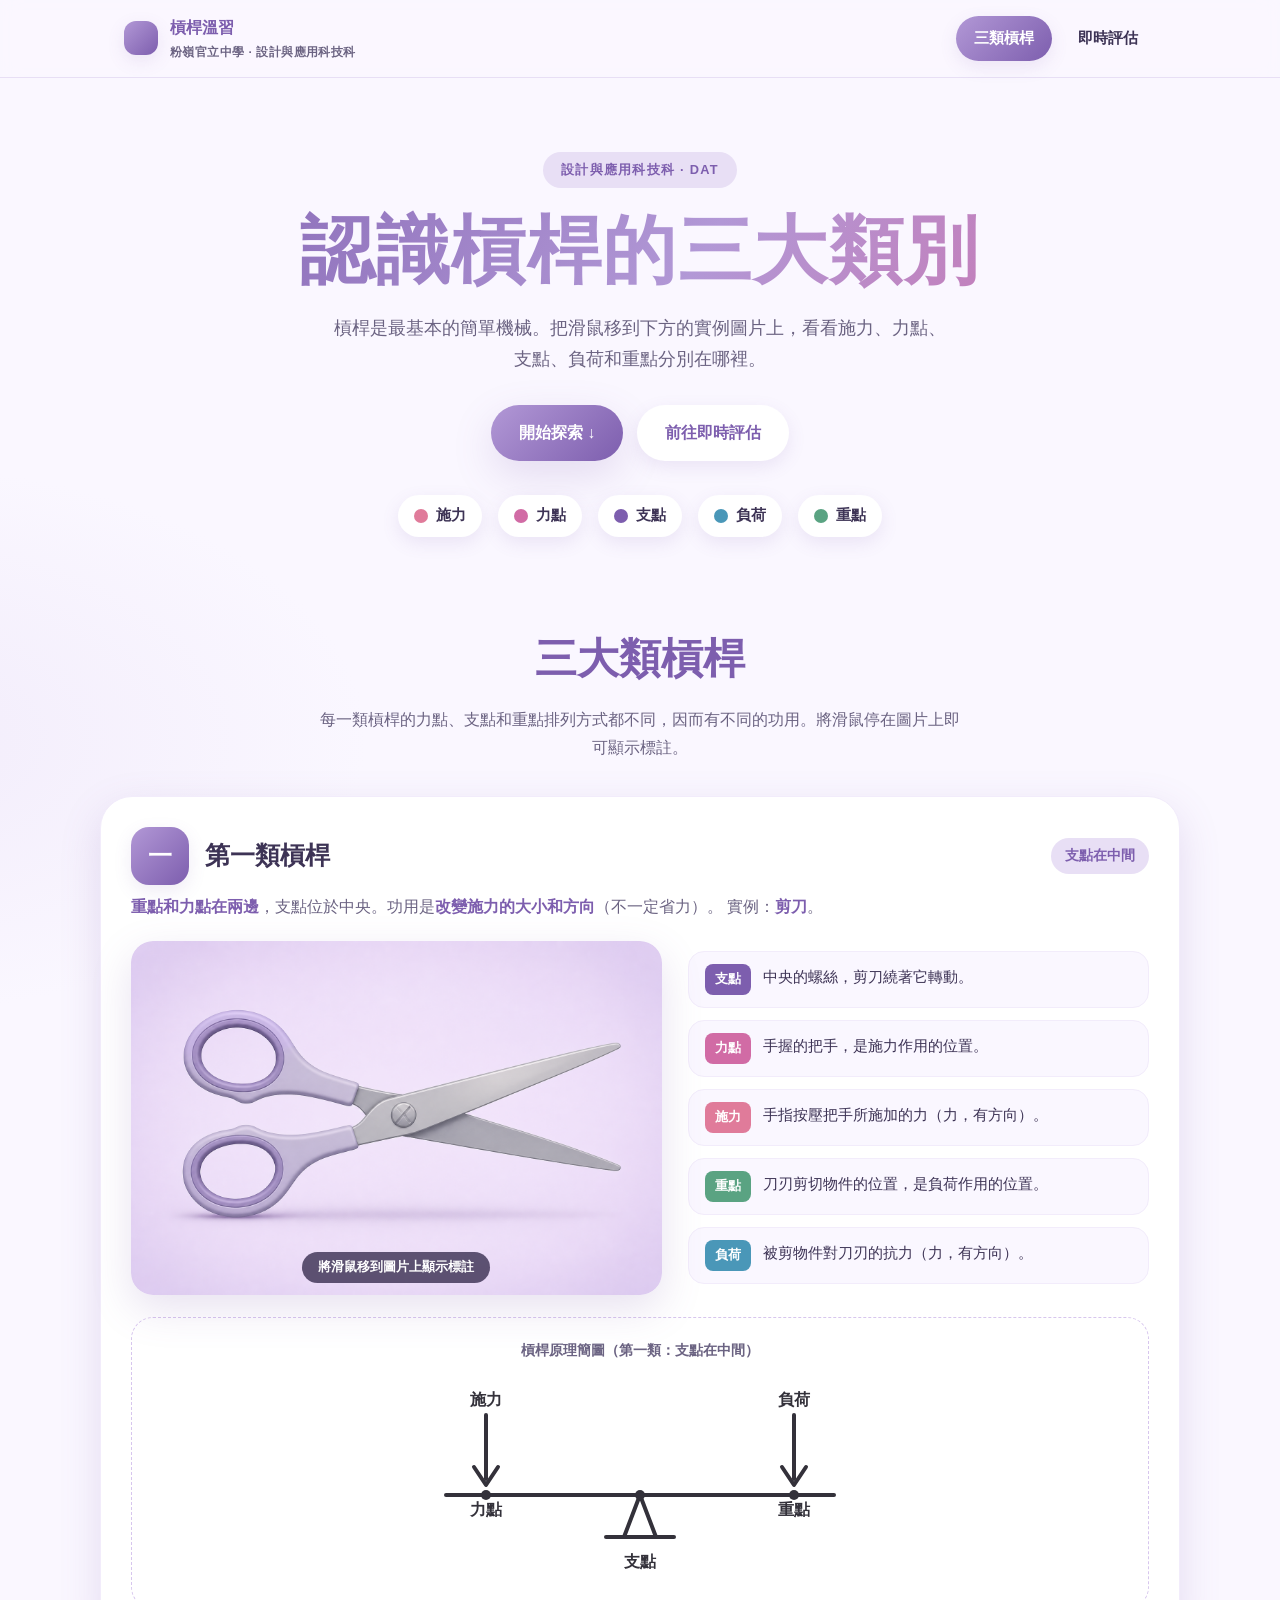
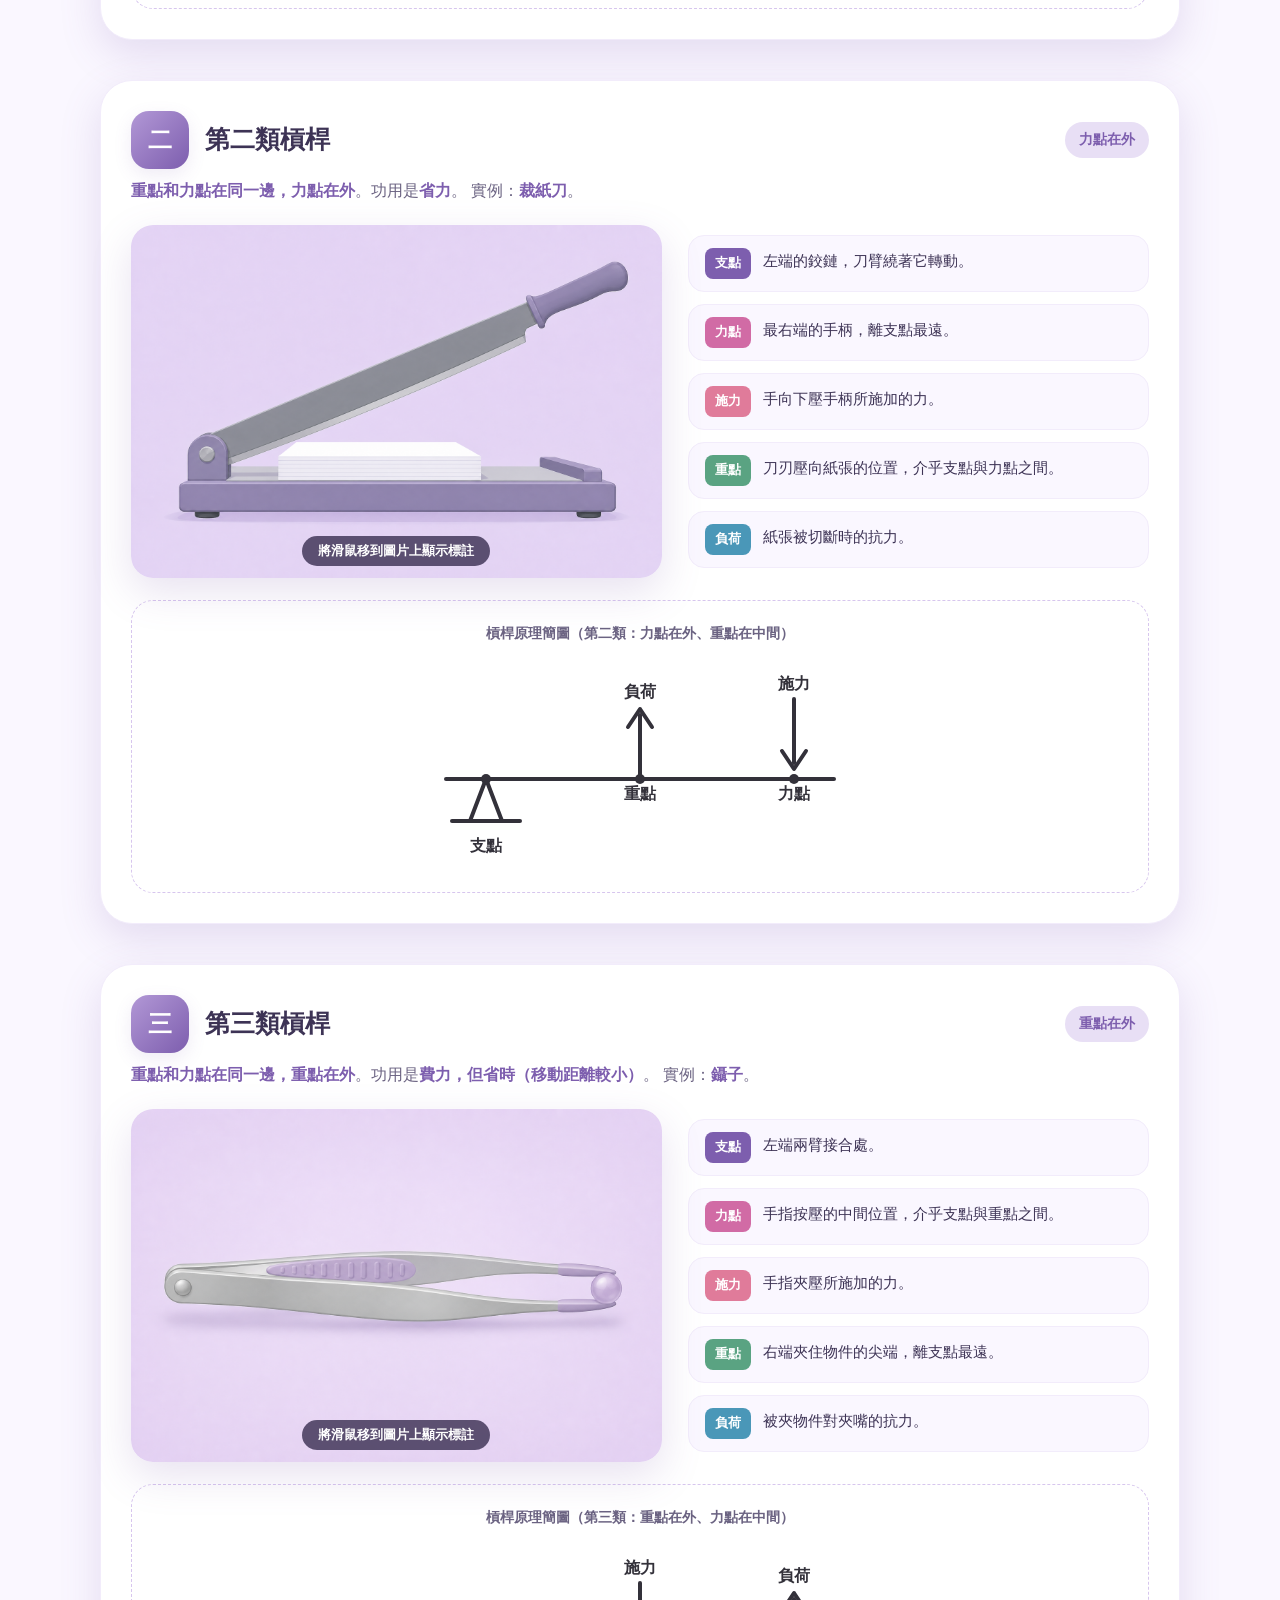
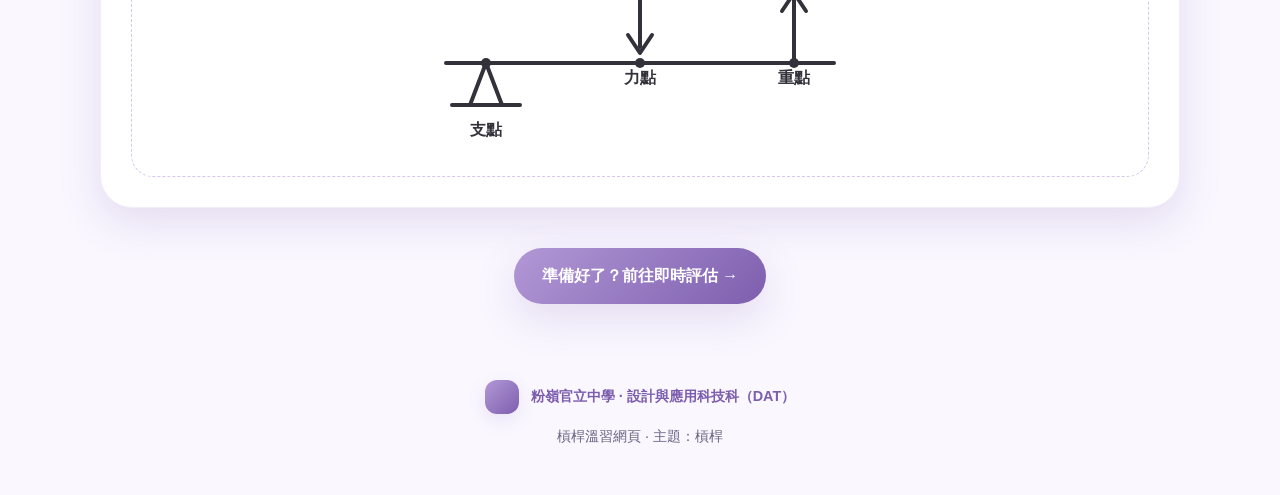
<file: index.html>
<!DOCTYPE html>
<html lang="zh-Hant">
<head>
<meta charset="UTF-8">
<meta name="viewport" content="width=device-width, initial-scale=1.0">
<title>槓桿 — 三類槓桿｜粉嶺官立中學 DAT</title>
<link rel="stylesheet" href="css/style.css">
</head>
<body>

<!-- 導覽列 -->
<nav class="nav">
  <div class="nav-inner">
    <div class="brand">
      <span class="dot"></span>
      <span>槓桿溫習<small>粉嶺官立中學 · 設計與應用科技科</small></span>
    </div>
    <div class="nav-links">
      <a href="index.html" class="active">三類槓桿</a>
      <a href="quiz.html">即時評估</a>
    </div>
  </div>
</nav>

<!-- Hero -->
<header class="hero">
  <span class="kicker">設計與應用科技科 · DAT</span>
  <h1>認識槓桿的三大類別</h1>
  <p class="lead">槓桿是最基本的簡單機械。把滑鼠移到下方的實例圖片上，看看施力、力點、支點、負荷和重點分別在哪裡。</p>
  <div class="cta">
    <a href="#classes" class="btn btn-primary">開始探索 ↓</a>
    <a href="quiz.html" class="btn btn-ghost">前往即時評估</a>
  </div>

  <!-- 五個名詞圖例 -->
  <div class="legend">
    <span class="chip"><span class="swatch" style="background:var(--c-effort)"></span>施力</span>
    <span class="chip"><span class="swatch" style="background:var(--c-epoint)"></span>力點</span>
    <span class="chip"><span class="swatch" style="background:var(--c-fulcrum)"></span>支點</span>
    <span class="chip"><span class="swatch" style="background:var(--c-load)"></span>負荷</span>
    <span class="chip"><span class="swatch" style="background:var(--c-lpoint)"></span>重點</span>
  </div>
</header>

<main class="wrap section" id="classes">
  <h2 class="reveal">三大類槓桿</h2>
  <p class="sub reveal">每一類槓桿的力點、支點和重點排列方式都不同，因而有不同的功用。將滑鼠停在圖片上即可顯示標註。</p>

  <!-- 第一類 -->
  <section class="lever-card reveal">
    <div class="lever-head">
      <span class="lever-badge">一</span>
      <h3>第一類槓桿</h3>
      <span class="tag">支點在中間</span>
    </div>
    <p class="lever-desc">
      <b>重點和力點在兩邊</b>，支點位於中央。功用是<b>改變施力的大小和方向</b>（不一定省力）。
      實例：<b>剪刀</b>。
    </p>
    <div class="lever-body">
      <div class="interactive" data-lever="1">
        <img src="images/lever1-scissors.png" alt="剪刀 — 第一類槓桿">
        <span class="hint">將滑鼠移到圖片上顯示標註</span>
        <!-- 標註：位置以百分比對應圖片 -->
        <div class="marker top" style="left:16%; top:31%;">
          <span class="lbl" style="background:var(--c-epoint)">力點</span>
          <span class="pin" style="background:var(--c-epoint)"></span>
        </div>
        <!-- 施力：作用在「力點」，向下按壓（箭咀） -->
        <div class="marker force down" style="left:16%; top:37%;">
          <span class="fa" style="color:var(--c-effort)"><svg viewBox="0 0 22 54"><line x1="11" y1="2" x2="11" y2="40" stroke="currentColor" stroke-width="5" stroke-linecap="round"/><path d="M3 34 L11 51 L19 34" fill="none" stroke="currentColor" stroke-width="5" stroke-linecap="round" stroke-linejoin="round"/></svg></span>
          <span class="lbl" style="background:var(--c-effort)">施力</span>
        </div>
        <div class="marker top" style="left:52%; top:50%;">
          <span class="lbl" style="background:var(--c-fulcrum)">支點</span>
          <span class="pin" style="background:var(--c-fulcrum)"></span>
        </div>
        <div class="marker top" style="left:80%; top:36%;">
          <span class="lbl" style="background:var(--c-lpoint)">重點</span>
          <span class="pin" style="background:var(--c-lpoint)"></span>
        </div>
        <!-- 負荷：作用在「重點」，向下（箭咀） -->
        <div class="marker force down" style="left:80%; top:42%;">
          <span class="fa" style="color:var(--c-load)"><svg viewBox="0 0 22 54"><line x1="11" y1="2" x2="11" y2="40" stroke="currentColor" stroke-width="5" stroke-linecap="round"/><path d="M3 34 L11 51 L19 34" fill="none" stroke="currentColor" stroke-width="5" stroke-linecap="round" stroke-linejoin="round"/></svg></span>
          <span class="lbl" style="background:var(--c-load)">負荷</span>
        </div>
      </div>
      <ul class="terms">
        <li><span class="k" style="background:var(--c-fulcrum)">支點</span><span class="v">中央的螺絲，剪刀繞著它轉動。</span></li>
        <li><span class="k" style="background:var(--c-epoint)">力點</span><span class="v">手握的把手，是施力作用的位置。</span></li>
        <li><span class="k" style="background:var(--c-effort)">施力</span><span class="v">手指按壓把手所施加的力（力，有方向）。</span></li>
        <li><span class="k" style="background:var(--c-lpoint)">重點</span><span class="v">刀刃剪切物件的位置，是負荷作用的位置。</span></li>
        <li><span class="k" style="background:var(--c-load)">負荷</span><span class="v">被剪物件對刀刃的抗力（力，有方向）。</span></li>
      </ul>
    </div>
    <div class="schematic">
      <div class="cap">槓桿原理簡圖（第一類：支點在中間）</div>
      <svg viewBox="0 0 480 210" xmlns="http://www.w3.org/2000/svg" role="img" aria-label="第一類槓桿簡圖">
        <!-- 槓桿橫桿 -->
        <line x1="46" y1="120" x2="434" y2="120" stroke="#33313a" stroke-width="4" stroke-linecap="round"/>
        <!-- 支點（三角形，中間） -->
        <polygon points="240,120 224,162 256,162" fill="none" stroke="#33313a" stroke-width="4" stroke-linejoin="round"/>
        <line x1="206" y1="162" x2="274" y2="162" stroke="#33313a" stroke-width="4" stroke-linecap="round"/>
        <circle cx="240" cy="120" r="5" fill="#33313a"/>
        <text x="240" y="192" text-anchor="middle" font-size="16">支點</text>
        <!-- 力點（左端） + 施力箭咀（向下） -->
        <circle cx="86" cy="120" r="5" fill="#33313a"/>
        <text x="86" y="140" text-anchor="middle" font-size="16">力點</text>
        <line x1="86" y1="40" x2="86" y2="104" stroke="#33313a" stroke-width="4" stroke-linecap="round"/>
        <path d="M74 92 L86 110 L98 92" fill="none" stroke="#33313a" stroke-width="4" stroke-linecap="round" stroke-linejoin="round"/>
        <text x="86" y="30" text-anchor="middle" font-size="16">施力</text>
        <!-- 重點（右端） + 負荷箭咀（向下） -->
        <circle cx="394" cy="120" r="5" fill="#33313a"/>
        <text x="394" y="140" text-anchor="middle" font-size="16">重點</text>
        <line x1="394" y1="40" x2="394" y2="104" stroke="#33313a" stroke-width="4" stroke-linecap="round"/>
        <path d="M382 92 L394 110 L406 92" fill="none" stroke="#33313a" stroke-width="4" stroke-linecap="round" stroke-linejoin="round"/>
        <text x="394" y="30" text-anchor="middle" font-size="16">負荷</text>
      </svg>
    </div>
  </section>

  <!-- 第二類 -->
  <section class="lever-card reveal">
    <div class="lever-head">
      <span class="lever-badge">二</span>
      <h3>第二類槓桿</h3>
      <span class="tag">力點在外</span>
    </div>
    <p class="lever-desc">
      <b>重點和力點在同一邊，力點在外</b>。功用是<b>省力</b>。
      實例：<b>裁紙刀</b>。
    </p>
    <div class="lever-body">
      <div class="interactive" data-lever="2">
        <img src="images/lever2-cutter.png" alt="裁紙刀 — 第二類槓桿">
        <span class="hint">將滑鼠移到圖片上顯示標註</span>
        <div class="marker top" style="left:13%; top:60%;">
          <span class="lbl" style="background:var(--c-fulcrum)">支點</span>
          <span class="pin" style="background:var(--c-fulcrum)"></span>
        </div>
        <div class="marker top" style="left:87%; top:15%;">
          <span class="lbl" style="background:var(--c-epoint)">力點</span>
          <span class="pin" style="background:var(--c-epoint)"></span>
        </div>
        <!-- 施力：作用在「力點」，向下按壓（箭咀） -->
        <div class="marker force down" style="left:87%; top:21%;">
          <span class="fa" style="color:var(--c-effort)"><svg viewBox="0 0 22 54"><line x1="11" y1="2" x2="11" y2="40" stroke="currentColor" stroke-width="5" stroke-linecap="round"/><path d="M3 34 L11 51 L19 34" fill="none" stroke="currentColor" stroke-width="5" stroke-linecap="round" stroke-linejoin="round"/></svg></span>
          <span class="lbl" style="background:var(--c-effort)">施力</span>
        </div>
        <div class="marker top" style="left:48%; top:52%;">
          <span class="lbl" style="background:var(--c-lpoint)">重點</span>
          <span class="pin" style="background:var(--c-lpoint)"></span>
        </div>
        <!-- 負荷：作用在「重點」，紙張向上的抗力（箭咀） -->
        <div class="marker force up" style="left:48%; top:70%;">
          <span class="lbl" style="background:var(--c-load)">負荷</span>
          <span class="fa" style="color:var(--c-load)"><svg viewBox="0 0 22 54"><line x1="11" y1="2" x2="11" y2="40" stroke="currentColor" stroke-width="5" stroke-linecap="round"/><path d="M3 34 L11 51 L19 34" fill="none" stroke="currentColor" stroke-width="5" stroke-linecap="round" stroke-linejoin="round"/></svg></span>
        </div>
      </div>
      <ul class="terms">
        <li><span class="k" style="background:var(--c-fulcrum)">支點</span><span class="v">左端的鉸鏈，刀臂繞著它轉動。</span></li>
        <li><span class="k" style="background:var(--c-epoint)">力點</span><span class="v">最右端的手柄，離支點最遠。</span></li>
        <li><span class="k" style="background:var(--c-effort)">施力</span><span class="v">手向下壓手柄所施加的力。</span></li>
        <li><span class="k" style="background:var(--c-lpoint)">重點</span><span class="v">刀刃壓向紙張的位置，介乎支點與力點之間。</span></li>
        <li><span class="k" style="background:var(--c-load)">負荷</span><span class="v">紙張被切斷時的抗力。</span></li>
      </ul>
    </div>
    <div class="schematic">
      <div class="cap">槓桿原理簡圖（第二類：力點在外、重點在中間）</div>
      <svg viewBox="0 0 480 210" xmlns="http://www.w3.org/2000/svg" role="img" aria-label="第二類槓桿簡圖">
        <line x1="46" y1="120" x2="434" y2="120" stroke="#33313a" stroke-width="4" stroke-linecap="round"/>
        <!-- 支點（左端） -->
        <polygon points="86,120 70,162 102,162" fill="none" stroke="#33313a" stroke-width="4" stroke-linejoin="round"/>
        <line x1="52" y1="162" x2="120" y2="162" stroke="#33313a" stroke-width="4" stroke-linecap="round"/>
        <circle cx="86" cy="120" r="5" fill="#33313a"/>
        <text x="86" y="192" text-anchor="middle" font-size="16">支點</text>
        <!-- 重點（中間） + 負荷箭咀（向上，抗力） -->
        <circle cx="240" cy="120" r="5" fill="#33313a"/>
        <text x="240" y="140" text-anchor="middle" font-size="16">重點</text>
        <line x1="240" y1="120" x2="240" y2="56" stroke="#33313a" stroke-width="4" stroke-linecap="round"/>
        <path d="M228 68 L240 50 L252 68" fill="none" stroke="#33313a" stroke-width="4" stroke-linecap="round" stroke-linejoin="round"/>
        <text x="240" y="38" text-anchor="middle" font-size="16">負荷</text>
        <!-- 力點（右端） + 施力箭咀（向下） -->
        <circle cx="394" cy="120" r="5" fill="#33313a"/>
        <text x="394" y="140" text-anchor="middle" font-size="16">力點</text>
        <line x1="394" y1="40" x2="394" y2="104" stroke="#33313a" stroke-width="4" stroke-linecap="round"/>
        <path d="M382 92 L394 110 L406 92" fill="none" stroke="#33313a" stroke-width="4" stroke-linecap="round" stroke-linejoin="round"/>
        <text x="394" y="30" text-anchor="middle" font-size="16">施力</text>
      </svg>
    </div>
  </section>

  <!-- 第三類 -->
  <section class="lever-card reveal">
    <div class="lever-head">
      <span class="lever-badge">三</span>
      <h3>第三類槓桿</h3>
      <span class="tag">重點在外</span>
    </div>
    <p class="lever-desc">
      <b>重點和力點在同一邊，重點在外</b>。功用是<b>費力，但省時（移動距離較小）</b>。
      實例：<b>鑷子</b>。
    </p>
    <div class="lever-body">
      <div class="interactive" data-lever="3">
        <img src="images/lever3-tweezers.png" alt="鑷子 — 第三類槓桿">
        <span class="hint">將滑鼠移到圖片上顯示標註</span>
        <div class="marker top" style="left:8%; top:46%;">
          <span class="lbl" style="background:var(--c-fulcrum)">支點</span>
          <span class="pin" style="background:var(--c-fulcrum)"></span>
        </div>
        <div class="marker top" style="left:46%; top:42%;">
          <span class="lbl" style="background:var(--c-epoint)">力點</span>
          <span class="pin" style="background:var(--c-epoint)"></span>
        </div>
        <!-- 施力：作用在「力點」，向下按壓（箭咀） -->
        <div class="marker force down" style="left:46%; top:48%;">
          <span class="fa" style="color:var(--c-effort)"><svg viewBox="0 0 22 54"><line x1="11" y1="2" x2="11" y2="40" stroke="currentColor" stroke-width="5" stroke-linecap="round"/><path d="M3 34 L11 51 L19 34" fill="none" stroke="currentColor" stroke-width="5" stroke-linecap="round" stroke-linejoin="round"/></svg></span>
          <span class="lbl" style="background:var(--c-effort)">施力</span>
        </div>
        <div class="marker top" style="left:89%; top:50%;">
          <span class="lbl" style="background:var(--c-lpoint)">重點</span>
          <span class="pin" style="background:var(--c-lpoint)"></span>
        </div>
        <!-- 負荷：作用在「重點」，被夾物件向上的抗力（箭咀） -->
        <div class="marker force up" style="left:89%; top:66%;">
          <span class="lbl" style="background:var(--c-load)">負荷</span>
          <span class="fa" style="color:var(--c-load)"><svg viewBox="0 0 22 54"><line x1="11" y1="2" x2="11" y2="40" stroke="currentColor" stroke-width="5" stroke-linecap="round"/><path d="M3 34 L11 51 L19 34" fill="none" stroke="currentColor" stroke-width="5" stroke-linecap="round" stroke-linejoin="round"/></svg></span>
        </div>
      </div>
      <ul class="terms">
        <li><span class="k" style="background:var(--c-fulcrum)">支點</span><span class="v">左端兩臂接合處。</span></li>
        <li><span class="k" style="background:var(--c-epoint)">力點</span><span class="v">手指按壓的中間位置，介乎支點與重點之間。</span></li>
        <li><span class="k" style="background:var(--c-effort)">施力</span><span class="v">手指夾壓所施加的力。</span></li>
        <li><span class="k" style="background:var(--c-lpoint)">重點</span><span class="v">右端夾住物件的尖端，離支點最遠。</span></li>
        <li><span class="k" style="background:var(--c-load)">負荷</span><span class="v">被夾物件對夾嘴的抗力。</span></li>
      </ul>
    </div>
    <div class="schematic">
      <div class="cap">槓桿原理簡圖（第三類：重點在外、力點在中間）</div>
      <svg viewBox="0 0 480 210" xmlns="http://www.w3.org/2000/svg" role="img" aria-label="第三類槓桿簡圖">
        <line x1="46" y1="120" x2="434" y2="120" stroke="#33313a" stroke-width="4" stroke-linecap="round"/>
        <!-- 支點（左端） -->
        <polygon points="86,120 70,162 102,162" fill="none" stroke="#33313a" stroke-width="4" stroke-linejoin="round"/>
        <line x1="52" y1="162" x2="120" y2="162" stroke="#33313a" stroke-width="4" stroke-linecap="round"/>
        <circle cx="86" cy="120" r="5" fill="#33313a"/>
        <text x="86" y="192" text-anchor="middle" font-size="16">支點</text>
        <!-- 力點（中間） + 施力箭咀（向下） -->
        <circle cx="240" cy="120" r="5" fill="#33313a"/>
        <text x="240" y="140" text-anchor="middle" font-size="16">力點</text>
        <line x1="240" y1="40" x2="240" y2="104" stroke="#33313a" stroke-width="4" stroke-linecap="round"/>
        <path d="M228 92 L240 110 L252 92" fill="none" stroke="#33313a" stroke-width="4" stroke-linecap="round" stroke-linejoin="round"/>
        <text x="240" y="30" text-anchor="middle" font-size="16">施力</text>
        <!-- 重點（右端） + 負荷箭咀（向上，抗力） -->
        <circle cx="394" cy="120" r="5" fill="#33313a"/>
        <text x="394" y="140" text-anchor="middle" font-size="16">重點</text>
        <line x1="394" y1="120" x2="394" y2="56" stroke="#33313a" stroke-width="4" stroke-linecap="round"/>
        <path d="M382 68 L394 50 L406 68" fill="none" stroke="#33313a" stroke-width="4" stroke-linecap="round" stroke-linejoin="round"/>
        <text x="394" y="38" text-anchor="middle" font-size="16">負荷</text>
      </svg>
    </div>
  </section>

  <div style="text-align:center; margin-top:14px;" class="reveal">
    <a href="quiz.html" class="btn btn-primary">準備好了？前往即時評估 →</a>
  </div>
</main>

<footer class="footer">
  <div class="brand" style="display:inline-flex;">
    <span class="dot"></span>
    <span>粉嶺官立中學 · 設計與應用科技科（DAT）</span>
  </div>
  <p>槓桿溫習網頁 · 主題：槓桿</p>
</footer>

<script src="js/main.js"></script>
</body>
</html>
</file>
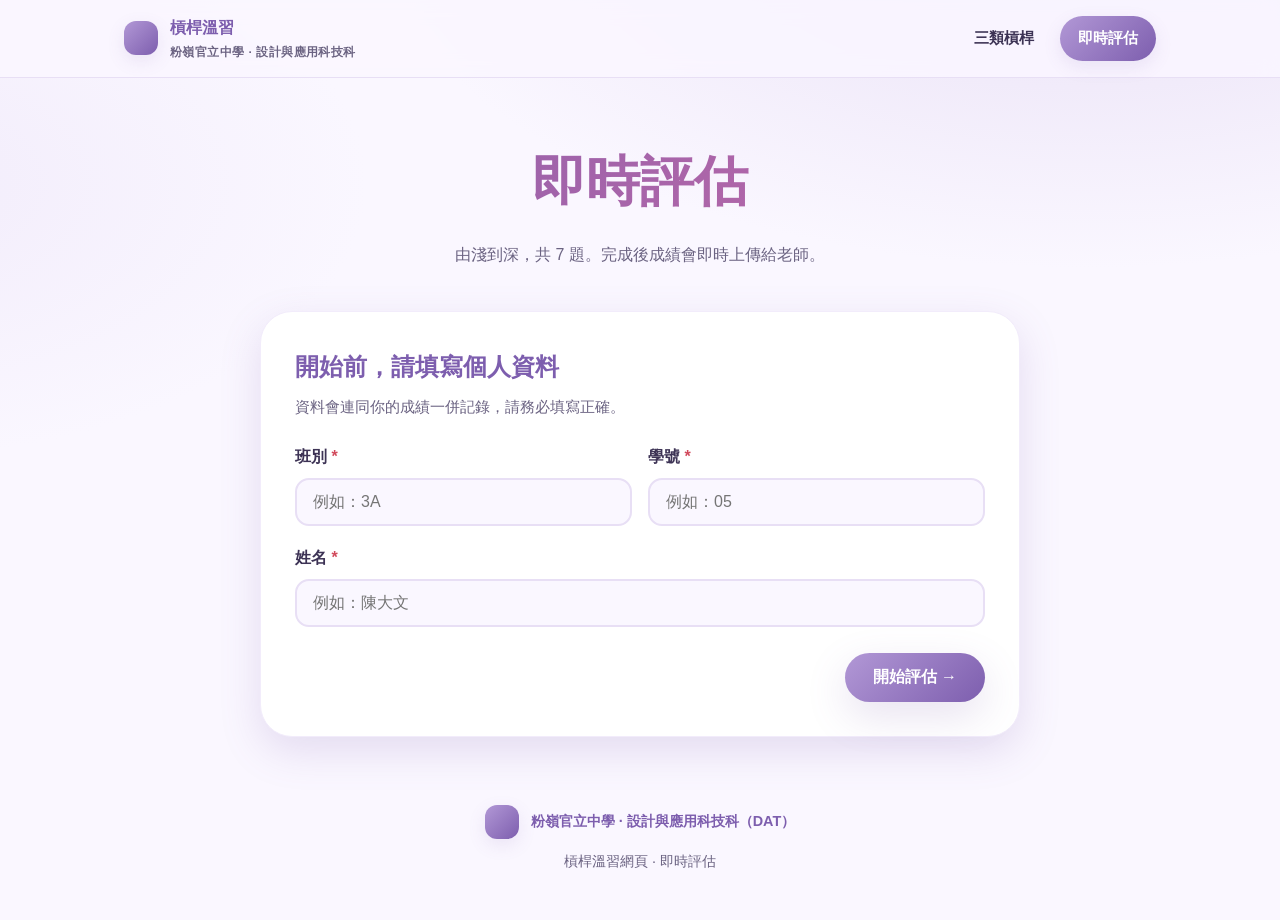
<file: quiz.html>
<!DOCTYPE html>
<html lang="zh-Hant">
<head>
<meta charset="UTF-8">
<meta name="viewport" content="width=device-width, initial-scale=1.0">
<title>即時評估 — 槓桿｜粉嶺官立中學 DAT</title>
<link rel="stylesheet" href="css/style.css">
<link rel="stylesheet" href="css/quiz.css">
</head>
<body>

<!-- 導覽列 -->
<nav class="nav">
  <div class="nav-inner">
    <div class="brand">
      <span class="dot"></span>
      <span>槓桿溫習<small>粉嶺官立中學 · 設計與應用科技科</small></span>
    </div>
    <div class="nav-links">
      <a href="index.html">三類槓桿</a>
      <a href="quiz.html" class="active">即時評估</a>
    </div>
  </div>
</nav>

<header class="quiz-hero">
  <h1>即時評估</h1>
  <p>由淺到深，共 7 題。完成後成績會即時上傳給老師。</p>
</header>

<!-- 進度列 -->
<div class="progress-wrap hidden" id="progressWrap">
  <div class="progress-track"><div class="progress-bar" id="progressBar"></div></div>
  <div class="progress-meta">
    <span id="progressLabel">第 1 題 / 共 7 題</span>
    <span id="timerLabel">用時 00:00</span>
  </div>
</div>

<!-- 步驟一：學生資料 -->
<section class="panel" id="infoPanel">
  <h2>開始前，請填寫個人資料</h2>
  <p class="note">資料會連同你的成績一併記錄，請務必填寫正確。</p>

  <div class="grid2">
    <div class="field" id="f-class">
      <label for="in-class">班別 <span style="color:#d1495b">*</span></label>
      <input type="text" id="in-class" placeholder="例如：3A" maxlength="6" autocomplete="off">
      <div class="err">請輸入班別。</div>
    </div>
    <div class="field" id="f-id">
      <label for="in-id">學號 <span style="color:#d1495b">*</span></label>
      <input type="text" id="in-id" placeholder="例如：05" maxlength="4" inputmode="numeric" autocomplete="off">
      <div class="err">請輸入學號。</div>
    </div>
  </div>
  <div class="field" id="f-name">
    <label for="in-name">姓名 <span style="color:#d1495b">*</span></label>
    <input type="text" id="in-name" placeholder="例如：陳大文" maxlength="20" autocomplete="off">
    <div class="err">請輸入姓名。</div>
  </div>

  <div class="q-nav" style="justify-content:flex-end;">
    <button class="btn btn-primary" id="startBtn">開始評估 →</button>
  </div>
</section>

<!-- 步驟二：題目 -->
<section class="panel hidden" id="quizPanel"></section>

<!-- 步驟三：結果 -->
<section class="panel hidden" id="resultPanel"></section>

<footer class="footer">
  <div class="brand" style="display:inline-flex;">
    <span class="dot"></span>
    <span>粉嶺官立中學 · 設計與應用科技科（DAT）</span>
  </div>
  <p>槓桿溫習網頁 · 即時評估</p>
</footer>

<script src="js/quiz.js"></script>
</body>
</html>
</file>
<file: css/style.css>
/* ===== 粉嶺官立中學 DAT — 槓桿溫習網頁 ===== */
/* 配色：柔和丁香紫（Lilac / Lavender） */

:root {
  --lilac-50:  #faf7ff;
  --lilac-100: #f2ecfb;
  --lilac-200: #e8dff5;
  --lilac-300: #d7c6ee;
  --lilac-400: #c9b6e4;
  --lilac-500: #b298d6;
  --lilac-600: #9a7bc7;
  --lilac-700: #7d5eae;
  --ink:       #3d3355;
  --ink-soft:  #6b6382;
  --white:     #ffffff;
  --shadow-sm: 0 6px 18px rgba(125, 94, 174, 0.12);
  --shadow-md: 0 14px 40px rgba(125, 94, 174, 0.18);
  --shadow-lg: 0 24px 60px rgba(125, 94, 174, 0.22);
  --radius:    22px;
  --radius-lg: 32px;

  /* 五個標註對應顏色 */
  --c-effort:  #e07b9a;  /* 施力 */
  --c-epoint:  #d16ba5;  /* 力點 */
  --c-fulcrum: #7d5eae;  /* 支點 */
  --c-load:    #4a97b8;  /* 負荷 */
  --c-lpoint:  #5aa382;  /* 重點 */
}

* { margin: 0; padding: 0; box-sizing: border-box; }

html { scroll-behavior: smooth; }

body {
  font-family: "PingFang TC", "Microsoft JhengHei", "Noto Sans TC", "Heiti TC", sans-serif;
  color: var(--ink);
  background:
    radial-gradient(1200px 600px at 85% -10%, var(--lilac-200), transparent 60%),
    radial-gradient(900px 500px at -10% 20%, var(--lilac-100), transparent 55%),
    var(--lilac-50);
  line-height: 1.75;
  min-height: 100vh;
}

.wrap { max-width: 1080px; margin: 0 auto; padding: 0 24px; }

/* ===== 導覽列 ===== */
.nav {
  position: sticky; top: 0; z-index: 50;
  backdrop-filter: saturate(1.4) blur(10px);
  background: rgba(250, 247, 255, 0.82);
  border-bottom: 1px solid var(--lilac-200);
}
.nav-inner {
  max-width: 1080px; margin: 0 auto; padding: 14px 24px;
  display: flex; align-items: center; justify-content: space-between; gap: 16px;
}
.brand { display: flex; align-items: center; gap: 12px; font-weight: 800; color: var(--lilac-700); }
.brand .dot {
  width: 34px; height: 34px; border-radius: 12px;
  background: linear-gradient(135deg, var(--lilac-500), var(--lilac-700));
  box-shadow: var(--shadow-sm); flex: none;
}
.brand small { display: block; font-weight: 600; color: var(--ink-soft); font-size: .74rem; letter-spacing: .04em; }
.nav-links { display: flex; gap: 8px; }
.nav-links a {
  text-decoration: none; color: var(--ink); font-weight: 700; font-size: .95rem;
  padding: 9px 18px; border-radius: 999px; transition: .2s;
}
.nav-links a:hover { background: var(--lilac-200); }
.nav-links a.active { background: linear-gradient(135deg, var(--lilac-500), var(--lilac-700)); color: #fff; box-shadow: var(--shadow-sm); }

/* ===== Hero 大標題 ===== */
.hero { text-align: center; padding: 74px 24px 46px; }
.hero .kicker {
  display: inline-block; padding: 7px 18px; border-radius: 999px;
  background: var(--lilac-200); color: var(--lilac-700);
  font-weight: 800; letter-spacing: .1em; font-size: .8rem; margin-bottom: 22px;
}
.hero h1 {
  font-size: clamp(2.6rem, 6vw, 4.6rem); line-height: 1.12; font-weight: 900;
  background: linear-gradient(120deg, var(--lilac-700), var(--lilac-500) 55%, var(--c-epoint));
  -webkit-background-clip: text; background-clip: text; color: transparent;
  letter-spacing: .02em;
}
.hero p.lead { max-width: 620px; margin: 20px auto 0; color: var(--ink-soft); font-size: 1.12rem; }
.hero .cta { margin-top: 30px; display: flex; gap: 14px; justify-content: center; flex-wrap: wrap; }
.btn {
  display: inline-flex; align-items: center; gap: 8px; cursor: pointer;
  text-decoration: none; font-weight: 800; font-size: 1rem;
  padding: 14px 28px; border-radius: 999px; border: none; transition: .22s;
}
.btn-primary { background: linear-gradient(135deg, var(--lilac-500), var(--lilac-700)); color: #fff; box-shadow: var(--shadow-md); }
.btn-primary:hover { transform: translateY(-2px); box-shadow: var(--shadow-lg); }
.btn-ghost { background: var(--white); color: var(--lilac-700); box-shadow: var(--shadow-sm); }
.btn-ghost:hover { background: var(--lilac-100); transform: translateY(-2px); }

/* ===== 圖例（五個名詞） ===== */
.legend {
  display: flex; flex-wrap: wrap; gap: 10px 16px; justify-content: center;
  margin: 34px auto 0; max-width: 760px;
}
.legend .chip {
  display: inline-flex; align-items: center; gap: 8px;
  background: var(--white); padding: 8px 16px; border-radius: 999px;
  box-shadow: var(--shadow-sm); font-weight: 700; font-size: .92rem;
}
.legend .swatch { width: 14px; height: 14px; border-radius: 50%; flex: none; }

/* ===== 區段標題 ===== */
.section { padding: 40px 0 30px; }
.section h2 {
  font-size: clamp(1.8rem, 4vw, 2.6rem); font-weight: 900; color: var(--lilac-700);
  text-align: center; margin-bottom: 10px;
}
.section .sub { text-align: center; color: var(--ink-soft); max-width: 640px; margin: 0 auto 34px; }

/* ===== 槓桿卡片 ===== */
.lever-card {
  background: var(--white); border-radius: var(--radius-lg);
  box-shadow: var(--shadow-md); padding: 30px; margin-bottom: 40px;
  border: 1px solid var(--lilac-100);
}
.lever-head { display: flex; align-items: center; gap: 16px; flex-wrap: wrap; margin-bottom: 8px; }
.lever-badge {
  flex: none; width: 58px; height: 58px; border-radius: 18px;
  display: grid; place-items: center; font-weight: 900; font-size: 1.5rem; color: #fff;
  background: linear-gradient(135deg, var(--lilac-500), var(--lilac-700)); box-shadow: var(--shadow-sm);
}
.lever-head h3 { font-size: 1.55rem; font-weight: 900; color: var(--ink); }
.lever-head .tag {
  margin-left: auto; background: var(--lilac-200); color: var(--lilac-700);
  padding: 6px 14px; border-radius: 999px; font-weight: 800; font-size: .85rem;
}
.lever-desc { color: var(--ink-soft); margin: 6px 0 20px; }
.lever-desc b { color: var(--lilac-700); }

.lever-body { display: grid; grid-template-columns: 1.15fr 1fr; gap: 26px; align-items: center; }
@media (max-width: 820px) { .lever-body { grid-template-columns: 1fr; } }

/* 互動圖片區 */
.interactive {
  position: relative; border-radius: var(--radius); overflow: hidden;
  box-shadow: var(--shadow-md); background: var(--lilac-100); line-height: 0;
}
.interactive img { width: 100%; display: block; border-radius: var(--radius); }
.interactive .hint {
  position: absolute; left: 50%; bottom: 12px; transform: translateX(-50%);
  background: rgba(61, 51, 85, 0.82); color: #fff; font-size: .82rem; font-weight: 700;
  padding: 6px 16px; border-radius: 999px; line-height: 1.4;
  transition: opacity .3s; pointer-events: none; white-space: nowrap;
}
.interactive:hover .hint { opacity: 0; }

/* 標註點 */
.marker {
  position: absolute; transform: translate(-50%, -50%);
  opacity: 0; transition: opacity .3s ease, transform .3s ease;
  pointer-events: none; z-index: 3;
}
.interactive:hover .marker { opacity: 1; }
.marker .pin {
  width: 18px; height: 18px; border-radius: 50%;
  border: 3px solid #fff; box-shadow: 0 2px 8px rgba(0,0,0,.28);
  margin: 0 auto;
}
.marker .lbl {
  margin-top: 6px; font-size: .78rem; font-weight: 800; color: #fff;
  padding: 3px 10px; border-radius: 999px; white-space: nowrap;
  box-shadow: 0 3px 10px rgba(0,0,0,.22);
}
.marker.top .lbl { margin-top: 0; margin-bottom: 6px; }
.marker.top { display: flex; flex-direction: column-reverse; }

/* 力的箭咀（施力 / 負荷）— 由作用點指向力的方向 */
.marker.force { display: flex; flex-direction: column; align-items: center; }
.marker.force.down { transform: translate(-50%, 0); }
.marker.force.up   { transform: translate(-50%, -100%); }
.marker.force .fa { line-height: 0; }
.marker.force .fa svg { width: 22px; height: 54px; overflow: visible; display: block; filter: drop-shadow(0 2px 5px rgba(0,0,0,.28)); }
.marker.force.up .fa svg { transform: rotate(180deg); }
.marker.force .lbl { margin: 4px 0 0; }        /* down：標籤在箭咀下方 */
.marker.force.up .lbl { margin: 0 0 4px; }     /* up：標籤在箭咀上方 */

/* ===== 黑白簡圖（槓桿原理示意） ===== */
.schematic {
  margin-top: 22px; padding: 20px 18px 14px;
  background: #ffffff; border: 1.5px dashed var(--lilac-300);
  border-radius: var(--radius); text-align: center;
}
.schematic .cap {
  font-weight: 800; color: var(--ink-soft); font-size: .9rem; margin-bottom: 12px;
}
.schematic svg { width: 100%; max-width: 480px; height: auto; }
.schematic svg text { font-family: inherit; font-weight: 800; fill: #33313a; }

/* 名詞列表 */
.terms { list-style: none; display: grid; gap: 12px; }
.terms li {
  display: flex; gap: 12px; align-items: flex-start;
  background: var(--lilac-50); border-radius: 16px; padding: 12px 16px;
  border: 1px solid var(--lilac-100); transition: .2s;
}
.terms li:hover { background: var(--lilac-100); transform: translateX(3px); }
.terms .k {
  flex: none; font-weight: 900; color: #fff; font-size: .82rem;
  padding: 4px 10px; border-radius: 8px; min-width: 44px; text-align: center;
}
.terms .v { font-size: .94rem; color: var(--ink); }
.terms .v b { color: var(--ink); }

/* ===== 頁尾 ===== */
.footer { text-align: center; padding: 46px 24px; color: var(--ink-soft); font-size: .9rem; }
.footer .brand { justify-content: center; margin-bottom: 10px; }

/* ===== 淡入動畫 ===== */
.reveal { opacity: 0; transform: translateY(26px); transition: opacity .7s ease, transform .7s ease; }
.reveal.show { opacity: 1; transform: none; }

@media (prefers-reduced-motion: reduce) {
  .reveal { opacity: 1; transform: none; transition: none; }
  html { scroll-behavior: auto; }
}
</file>
<file: css/quiz.css>
/* ===== 即時評估頁專用樣式 ===== */

.quiz-hero { text-align: center; padding: 56px 24px 20px; }
.quiz-hero h1 {
  font-size: clamp(2.2rem, 5vw, 3.4rem); font-weight: 900;
  background: linear-gradient(120deg, var(--lilac-700), var(--c-epoint));
  -webkit-background-clip: text; background-clip: text; color: transparent;
}
.quiz-hero p { color: var(--ink-soft); margin-top: 12px; }

/* 進度列 */
.progress-wrap { max-width: 760px; margin: 8px auto 0; padding: 0 24px; }
.progress-track { height: 10px; background: var(--lilac-200); border-radius: 999px; overflow: hidden; }
.progress-bar {
  height: 100%; width: 0%; border-radius: 999px;
  background: linear-gradient(90deg, var(--lilac-500), var(--lilac-700));
  transition: width .4s ease;
}
.progress-meta { display: flex; justify-content: space-between; font-size: .85rem; color: var(--ink-soft); margin-top: 8px; font-weight: 700; }

/* 卡片容器 */
.panel {
  max-width: 760px; margin: 22px auto; background: var(--white);
  border-radius: var(--radius-lg); box-shadow: var(--shadow-md);
  padding: 34px; border: 1px solid var(--lilac-100);
}
.panel h2 { color: var(--lilac-700); font-size: 1.5rem; margin-bottom: 6px; font-weight: 900; }
.panel .note { color: var(--ink-soft); font-size: .95rem; margin-bottom: 22px; }

/* 表單 */
.field { margin-bottom: 18px; }
.field label { display: block; font-weight: 800; margin-bottom: 7px; color: var(--ink); }
.field input, .field select {
  width: 100%; padding: 13px 16px; border-radius: 14px;
  border: 2px solid var(--lilac-200); background: var(--lilac-50);
  font-size: 1rem; font-family: inherit; color: var(--ink); transition: .2s;
}
.field input:focus, .field select:focus { outline: none; border-color: var(--lilac-500); background: #fff; }
.field .err { color: #d1495b; font-size: .84rem; margin-top: 6px; font-weight: 700; display: none; }
.field.invalid .err { display: block; }
.field.invalid input, .field.invalid select { border-color: #d1495b; }
.grid2 { display: grid; grid-template-columns: 1fr 1fr; gap: 16px; }
@media (max-width: 560px) { .grid2 { grid-template-columns: 1fr; } }

/* 題目 */
.q-num { display: inline-block; background: var(--lilac-200); color: var(--lilac-700);
  font-weight: 800; padding: 4px 14px; border-radius: 999px; font-size: .82rem; margin-bottom: 14px; }
.q-level { margin-left: 8px; background: var(--c-lpoint); color:#fff; }
.q-text { font-size: 1.22rem; font-weight: 800; color: var(--ink); margin-bottom: 20px; line-height: 1.6; }

.options { display: grid; gap: 12px; }
.option {
  display: flex; align-items: center; gap: 14px; cursor: pointer;
  padding: 15px 18px; border-radius: 16px; border: 2px solid var(--lilac-200);
  background: var(--lilac-50); transition: .18s; font-size: 1.02rem; font-weight: 600;
}
.option:hover { border-color: var(--lilac-400); background: var(--lilac-100); transform: translateX(3px); }
.option.selected { border-color: var(--lilac-600); background: var(--lilac-200); }
.option .mark {
  flex: none; width: 30px; height: 30px; border-radius: 50%;
  border: 2px solid var(--lilac-400); display: grid; place-items: center;
  font-weight: 900; color: var(--lilac-700); background: #fff; font-size: .9rem;
}
.option.selected .mark { background: var(--lilac-600); color: #fff; border-color: var(--lilac-600); }

/* 導覽鈕 */
.q-nav { display: flex; justify-content: space-between; gap: 12px; margin-top: 26px; }

/* 拖拉題 */
.dnd-stage { position: relative; border-radius: var(--radius); overflow: hidden; box-shadow: var(--shadow-md); background: var(--lilac-100); margin-bottom: 20px; line-height:0; }
.dnd-stage img { width: 100%; display: block; }
.dropzone {
  position: absolute; transform: translate(-50%, -50%);
  width: 74px; height: 40px; border-radius: 12px;
  border: 2px dashed var(--lilac-600); background: rgba(255,255,255,.55);
  display: grid; place-items: center; font-size: .74rem; font-weight: 800; color: var(--lilac-700);
  transition: .18s; z-index: 2;
}
.dropzone.over { background: var(--lilac-200); border-style: solid; transform: translate(-50%,-50%) scale(1.08); }
.dropzone.filled { border-style: solid; background: #fff; }
.dropzone .placed { font-size: .8rem; font-weight: 900; padding: 2px 6px; border-radius: 8px; color:#fff; }

/* 放置後的「點 / 箭頭」部件 + 名稱標籤 */
.dropzone .placed-tag {
  position: absolute; left: 50%; top: 100%; transform: translateX(-50%);
  margin-top: 3px; font-size: .72rem; font-weight: 900; white-space: nowrap;
  text-shadow: 0 1px 3px rgba(255,255,255,.95), 0 0 2px #fff;
}
.dropzone.has-piece { overflow: visible; border-color: transparent; background: transparent; width: 40px; }
.dropzone.has-piece.filled { background: transparent; }

/* 部件形狀：點 / 箭頭（放置區與標籤盤共用） */
.pc { display: inline-block; line-height: 0; }
.pc-point { width: 18px; height: 18px; border-radius: 50%; border: 3px solid #fff; box-shadow: 0 2px 6px rgba(0,0,0,.3); }
.pc-arrow svg { width: 18px; height: 44px; display: block; overflow: visible; filter: drop-shadow(0 2px 4px rgba(0,0,0,.28)); }
.pc-arrow.up svg { transform: rotate(180deg); }

/* 力方向箭咀（首頁相容用；本頁保留） */
.force-arrow {
  position: absolute; transform: translate(-50%, -50%);
  z-index: 1; line-height: 0; pointer-events: none;
  filter: drop-shadow(0 2px 5px rgba(0,0,0,.28));
}
.force-arrow svg { width: 20px; height: 50px; display: block; overflow: visible; }
.force-arrow.up svg { transform: rotate(180deg); }

.token-tray { display: flex; flex-wrap: wrap; gap: 10px; justify-content: center; margin-top: 4px; }
.token {
  cursor: grab; user-select: none; padding: 10px 18px; border-radius: 999px;
  font-weight: 800; color: #fff; box-shadow: var(--shadow-sm); font-size: .95rem;
  touch-action: none; transition: transform .12s;
}
.token:active { cursor: grabbing; transform: scale(1.06); }
.token.used { opacity: .32; pointer-events: none; }
.token.dragging { opacity: .5; }

/* 部件盤內：點 / 箭頭類型的膠囊（白底 + 圖示 + 名稱） */
.token-point, .token-arrow {
  display: inline-flex; align-items: center; gap: 8px; padding: 8px 16px;
  background: #fff; color: var(--ink); border: 2px solid var(--lilac-200);
}
.token .tk-name { font-weight: 800; font-size: .92rem; }
.token-point .pc-point { width: 15px; height: 15px; }
.token-arrow .pc-arrow svg { width: 15px; height: 34px; }

/* combo 題：小標題與大圖 */
.q-sub { font-size: 1.05rem; font-weight: 800; color: var(--lilac-700); margin: 24px 0 12px; line-height: 1.6; }
.combo-fig { margin-bottom: 8px; }

/* 結果頁 */
.result-score {
  text-align: center; margin: 10px 0 24px;
}
.result-score .big {
  font-size: 4.4rem; font-weight: 900; line-height: 1;
  background: linear-gradient(120deg, var(--lilac-700), var(--c-epoint));
  -webkit-background-clip: text; background-clip: text; color: transparent;
}
.result-score .sub { color: var(--ink-soft); font-weight: 700; margin-top: 6px; }
.result-ring { display: grid; place-items: center; margin: 0 auto 10px; }

.review { display: grid; gap: 12px; margin-top: 10px; }
.review-item { padding: 14px 18px; border-radius: 16px; border-left: 5px solid; background: var(--lilac-50); }
.review-item.correct { border-color: var(--c-lpoint); }
.review-item.wrong { border-color: #d1495b; }
.review-item .qh { font-weight: 800; margin-bottom: 4px; }
.review-item .ans { font-size: .9rem; color: var(--ink-soft); }
.review-item .ans b.ok { color: var(--c-lpoint); }
.review-item .ans b.no { color: #d1495b; }

/* 上傳狀態 */
.upload-status {
  margin-top: 20px; padding: 14px 18px; border-radius: 14px; font-weight: 700;
  text-align: center; display: none;
}
.upload-status.show { display: block; }
.upload-status.sending { background: var(--lilac-100); color: var(--lilac-700); }
.upload-status.ok { background: #e4f5ec; color: #2f7d54; }
.upload-status.fail { background: #fbe4e8; color: #c23a52; }

.spinner {
  display: inline-block; width: 16px; height: 16px; border: 3px solid var(--lilac-300);
  border-top-color: var(--lilac-700); border-radius: 50%; animation: spin .8s linear infinite;
  vertical-align: -3px; margin-right: 8px;
}
@keyframes spin { to { transform: rotate(360deg); } }

.hidden { display: none !important; }
</file>
